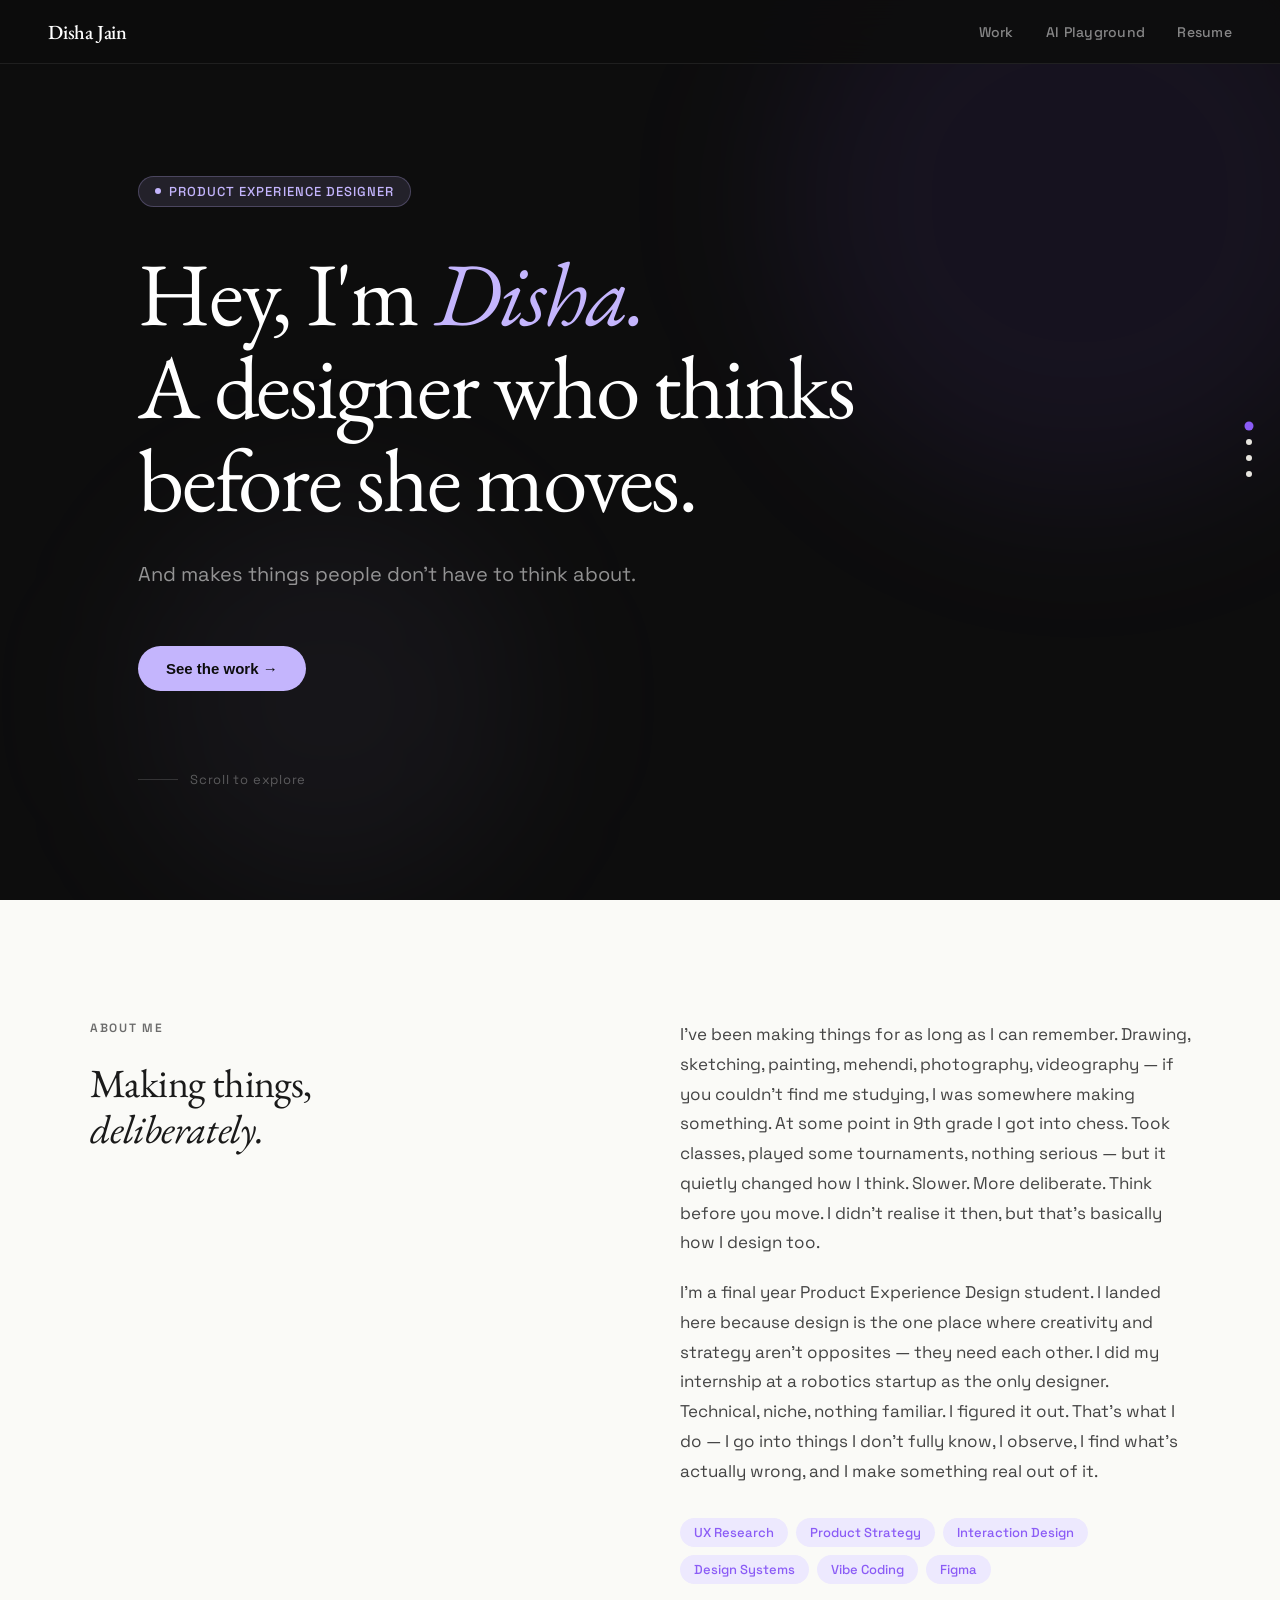
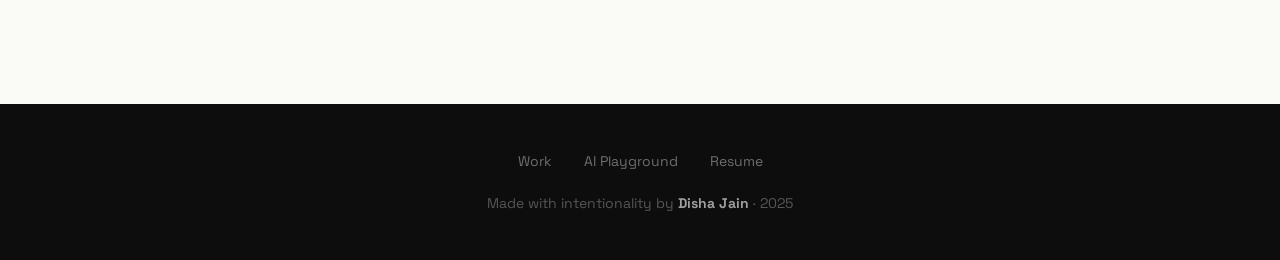
<file: index.html.html>
<!DOCTYPE html>
<html lang="en">
<head>
<meta charset="UTF-8">
<meta name="viewport" content="width=device-width, initial-scale=1.0">
<title>Disha Jain — Product Experience Designer</title>
<link rel="preconnect" href="https://fonts.googleapis.com">
<link href="https://fonts.googleapis.com/css2?family=EB+Garamond:ital,wght@0,400;0,500;0,600;1,400;1,500&family=Space+Grotesk:wght@300;400;500;600;700&display=swap" rel="stylesheet">
<style>
  :root {
    --cream: #FAFAF7;
    --dark: #0D0D0D;
    --ink: #1A1A1A;
    --purple: #C4B5FD;
    --purple-deep: #8B5CF6;
    --purple-soft: #EDE9FE;
    --grey: #6B6B6B;
    --border: #E8E6E0;
    --card-hover-shadow: 0 16px 48px rgba(0,0,0,0.10);
  }
  *, *::before, *::after { box-sizing: border-box; margin: 0; padding: 0; }
  html { scroll-behavior: smooth; }
  body {
    font-family: 'Space Grotesk', sans-serif;
    background: var(--cream);
    color: var(--ink);
    overflow-x: hidden;
  }

  /* ─── NAV ─── */
  nav {
    position: fixed; top: 0; left: 0; right: 0; z-index: 999;
    display: flex; align-items: center; justify-content: space-between;
    padding: 0 48px;
    height: 64px;
    background: rgba(250,250,247,0.88);
    backdrop-filter: blur(16px);
    border-bottom: 1px solid var(--border);
    transition: background 0.3s;
  }
  nav.dark-nav {
    background: rgba(13,13,13,0.88);
    border-bottom: 1px solid rgba(255,255,255,0.08);
  }
  .nav-name {
    font-family: 'EB Garamond', serif;
    font-size: 20px;
    font-weight: 500;
    letter-spacing: -0.01em;
    cursor: pointer;
    color: var(--ink);
    transition: color 0.3s;
  }
  nav.dark-nav .nav-name { color: #fff; }
  .nav-links { display: flex; gap: 32px; list-style: none; }
  .nav-links a {
    font-size: 14px;
    font-weight: 500;
    letter-spacing: 0.02em;
    text-decoration: none;
    color: var(--grey);
    transition: color 0.2s;
    cursor: pointer;
  }
  nav.dark-nav .nav-links a { color: rgba(255,255,255,0.5); }
  .nav-links a:hover, .nav-links a.active { color: var(--ink); }
  nav.dark-nav .nav-links a:hover, nav.dark-nav .nav-links a.active { color: #fff; }

  /* ─── SIDE DOTS ─── */
  .side-dots {
    position: fixed; right: 28px; top: 50%; transform: translateY(-50%);
    z-index: 998; display: flex; flex-direction: column; gap: 10px;
  }
  .dot {
    width: 6px; height: 6px; border-radius: 50%;
    background: var(--border); cursor: pointer;
    transition: background 0.3s, transform 0.3s;
  }
  .dot.active { background: var(--purple-deep); transform: scale(1.5); }

  /* ─── SECTIONS ─── */
  .page { display: none; }
  .page.active { display: block; }

  /* ─── HERO ─── */
  #hero {
    min-height: 100vh; background: var(--dark);
    display: flex; flex-direction: column;
    padding-top: 64px;
    position: relative; overflow: hidden;
  }
  .hero-grid {
    flex: 1; display: flex; flex-direction: column;
    justify-content: center;
    max-width: 1100px; width: 100%; margin: 0 auto;
    padding: 0 48px;
    padding-top: 80px; padding-bottom: 80px;
  }
  .hero-tag {
    display: inline-flex; align-items: center; gap: 8px;
    background: rgba(196,181,253,0.12);
    border: 1px solid rgba(196,181,253,0.25);
    border-radius: 100px;
    padding: 6px 16px;
    font-size: 13px;
    font-weight: 500;
    letter-spacing: 0.08em;
    text-transform: uppercase;
    color: var(--purple);
    margin-bottom: 40px;
    width: fit-content;
  }
  .hero-tag span { width: 6px; height: 6px; border-radius: 50%; background: var(--purple); display: block; }
  .hero-h1 {
    font-family: 'EB Garamond', serif;
    font-size: clamp(56px, 7vw, 96px);
    font-weight: 400;
    line-height: 1.04;
    letter-spacing: -0.025em;
    color: #fff;
    margin-bottom: 32px;
  }
  .hero-h1 em { font-style: italic; color: var(--purple); }
  .hero-sub {
    font-size: 20px;
    line-height: 1.6;
    color: rgba(255,255,255,0.55);
    max-width: 600px;
    margin-bottom: 56px;
    font-weight: 400;
  }
  .hero-cta {
    display: inline-flex; align-items: center; gap: 10px;
    background: var(--purple);
    color: var(--dark);
    border-radius: 100px;
    padding: 14px 28px;
    font-size: 15px;
    font-weight: 600;
    cursor: pointer;
    border: none;
    transition: background 0.2s, transform 0.2s;
    text-decoration: none;
    width: fit-content;
  }
  .hero-cta:hover { background: #d4c5ff; transform: translateY(-2px); }
  .hero-scroll {
    font-size: 13px;
    color: rgba(255,255,255,0.3);
    letter-spacing: 0.06em;
    margin-top: 80px;
    display: flex; align-items: center; gap: 12px;
  }
  .hero-scroll::before {
    content: ''; display: block;
    width: 40px; height: 1px; background: rgba(255,255,255,0.15);
  }
  /* Hero bg decoration */
  .hero-bg-circle {
    position: absolute; border-radius: 50%;
    filter: blur(80px);
    pointer-events: none;
  }
  .hbc1 { width: 600px; height: 600px; right: -100px; top: -100px; background: rgba(139,92,246,0.08); }
  .hbc2 { width: 400px; height: 400px; left: 10%; bottom: 0; background: rgba(196,181,253,0.05); }

  /* About strip */
  .about-strip {
    background: var(--cream);
    padding: 120px 48px;
  }
  .about-inner { max-width: 1100px; margin: 0 auto; display: grid; grid-template-columns: 1fr 1fr; gap: 80px; align-items: start; }
  .about-label {
    font-size: 12px; font-weight: 600;
    letter-spacing: 0.14em; text-transform: uppercase;
    color: var(--grey); margin-bottom: 24px;
  }
  .about-head {
    font-family: 'EB Garamond', serif;
    font-size: 40px; line-height: 1.15; letter-spacing: -0.015em;
    font-weight: 400; color: var(--ink);
  }
  .about-head em { font-style: italic; }
  .about-body {
    font-size: 17px; line-height: 1.75;
    color: #444; margin-bottom: 20px;
  }
  .about-chips { display: flex; flex-wrap: wrap; gap: 8px; margin-top: 32px; }
  .chip {
    background: var(--purple-soft);
    color: var(--purple-deep);
    border-radius: 100px;
    padding: 6px 14px;
    font-size: 13px;
    font-weight: 500;
  }

  /* ─── WORK PAGE ─── */
  .section-wrap {
    min-height: 100vh;
    padding-top: 64px;
  }
  .section-head {
    padding: 80px 48px 60px;
    max-width: 1100px; margin: 0 auto;
  }
  .section-label {
    font-size: 12px; font-weight: 600;
    letter-spacing: 0.14em; text-transform: uppercase;
    color: var(--grey); margin-bottom: 16px;
    display: block;
  }
  .section-title {
    font-family: 'EB Garamond', serif;
    font-size: clamp(40px, 5vw, 64px);
    font-weight: 400; line-height: 1.1;
    letter-spacing: -0.02em;
    color: var(--ink);
  }
  .section-title em { font-style: italic; }

  /* Cards grid */
  .cards-grid {
    max-width: 1100px; margin: 0 auto;
    padding: 0 48px 120px;
    display: grid;
    grid-template-columns: repeat(2, 1fr);
    gap: 24px;
  }
  .cards-grid.triple { grid-template-columns: repeat(3, 1fr); }

  .card {
    background: #fff;
    border: 1px solid var(--border);
    border-radius: 20px;
    overflow: hidden;
    cursor: pointer;
    transition: transform 0.3s ease, box-shadow 0.3s ease;
  }
  .card:hover { transform: translateY(-5px); box-shadow: var(--card-hover-shadow); }
  .card-cover {
    width: 100%; aspect-ratio: 16/9;
    overflow: hidden; position: relative;
  }
  .card-cover svg { width: 100%; height: 100%; display: block; }
  .card-body { padding: 24px 28px 28px; }
  .card-tag {
    display: inline-block;
    background: var(--purple-soft);
    color: var(--purple-deep);
    border-radius: 100px;
    padding: 4px 12px;
    font-size: 12px;
    font-weight: 600;
    letter-spacing: 0.04em;
    margin-bottom: 12px;
    text-transform: uppercase;
  }
  .card-tag.grey {
    background: #F3F3F0;
    color: var(--grey);
  }
  .card-title {
    font-family: 'EB Garamond', serif;
    font-size: 24px; line-height: 1.25;
    font-weight: 500; letter-spacing: -0.01em;
    color: var(--ink);
    margin-bottom: 10px;
  }
  .card-desc {
    font-size: 15px; line-height: 1.6;
    color: var(--grey);
    margin-bottom: 20px;
  }
  .card-arrow {
    font-size: 14px; font-weight: 600;
    color: var(--purple-deep);
    display: flex; align-items: center; gap: 6px;
  }
  .card-arrow::after { content: '→'; }

  /* ─── CASE STUDY PAGE ─── */
  .cs-page { display: none; min-height: 100vh; padding-top: 64px; }
  .cs-page.open { display: block; }

  .breadcrumb {
    padding: 24px 48px;
    max-width: 1100px; margin: 0 auto;
    display: flex; align-items: center; gap: 12px;
    font-size: 13px; color: var(--grey);
  }
  .breadcrumb span { cursor: pointer; }
  .breadcrumb span:hover { color: var(--ink); }
  .breadcrumb .sep { color: var(--border); }
  .breadcrumb .current { color: var(--ink); font-weight: 500; }

  .cs-hero {
    background: var(--dark);
    padding: 80px 48px 100px;
  }
  .cs-hero-inner { max-width: 1100px; margin: 0 auto; }
  .cs-tag {
    display: inline-flex; align-items: center; gap: 8px;
    background: rgba(196,181,253,0.12);
    border: 1px solid rgba(196,181,253,0.2);
    border-radius: 100px;
    padding: 5px 14px;
    font-size: 12px; font-weight: 600;
    letter-spacing: 0.08em; text-transform: uppercase;
    color: var(--purple);
    margin-bottom: 32px;
    width: fit-content;
  }
  .cs-h1 {
    font-family: 'EB Garamond', serif;
    font-size: clamp(40px, 5vw, 72px);
    font-weight: 400; line-height: 1.08;
    letter-spacing: -0.025em; color: #fff;
    max-width: 800px; margin-bottom: 28px;
  }
  .cs-h1 em { font-style: italic; color: var(--purple); }
  .cs-bluf {
    font-size: 18px; line-height: 1.7;
    color: rgba(255,255,255,0.55);
    max-width: 720px; margin-bottom: 48px;
  }
  .cs-meta {
    display: flex; gap: 48px;
    border-top: 1px solid rgba(255,255,255,0.08);
    padding-top: 32px;
  }
  .cs-meta-item { display: flex; flex-direction: column; gap: 6px; }
  .cs-meta-label { font-size: 12px; color: rgba(255,255,255,0.3); letter-spacing: 0.1em; text-transform: uppercase; }
  .cs-meta-val { font-size: 15px; font-weight: 500; color: rgba(255,255,255,0.8); }

  /* CS body */
  .cs-body {
    max-width: 800px; margin: 0 auto;
    padding: 80px 48px 120px;
  }
  .cs-section { margin-bottom: 72px; }
  .cs-section-num {
    font-size: 12px; font-weight: 600;
    letter-spacing: 0.12em; text-transform: uppercase;
    color: var(--purple-deep); margin-bottom: 16px;
  }
  .cs-section-head {
    font-family: 'EB Garamond', serif;
    font-size: 32px; line-height: 1.2;
    font-weight: 500; letter-spacing: -0.01em;
    color: var(--ink); margin-bottom: 20px;
  }
  .cs-section-head em { font-style: italic; }
  .cs-p {
    font-size: 17px; line-height: 1.78;
    color: #333; margin-bottom: 20px;
  }
  .cs-quote {
    border-left: 3px solid var(--purple);
    padding: 20px 28px;
    margin: 32px 0;
    background: var(--purple-soft);
    border-radius: 0 12px 12px 0;
  }
  .cs-quote p {
    font-family: 'EB Garamond', serif;
    font-size: 22px; line-height: 1.5; font-style: italic;
    color: var(--ink); margin-bottom: 8px;
  }
  .cs-quote cite {
    font-size: 13px; color: var(--grey); font-style: normal;
  }
  .cs-callout-grid {
    display: grid; grid-template-columns: repeat(4, 1fr);
    gap: 16px; margin: 32px 0;
  }
  .cs-callout {
    background: #fff; border: 1px solid var(--border);
    border-radius: 14px; padding: 20px;
    text-align: center;
  }
  .cs-callout-num {
    font-family: 'EB Garamond', serif;
    font-size: 36px; font-weight: 500;
    color: var(--purple-deep); line-height: 1;
    margin-bottom: 8px;
  }
  .cs-callout-label { font-size: 13px; color: var(--grey); line-height: 1.4; }
  .cs-visual {
    border-radius: 16px; overflow: hidden;
    margin: 32px 0;
    border: 1px solid var(--border);
  }
  .cs-visual svg { width: 100%; display: block; }
  .cs-caption {
    font-size: 13px; color: var(--grey);
    text-align: center; margin-top: -20px; margin-bottom: 32px;
    font-style: italic;
  }
  .cs-finding {
    background: #fff; border: 1px solid var(--border);
    border-radius: 14px; padding: 24px 28px;
    margin: 16px 0;
    display: flex; gap: 20px; align-items: flex-start;
  }
  .cs-finding-badge {
    border-radius: 100px; padding: 4px 12px;
    font-size: 12px; font-weight: 700;
    letter-spacing: 0.04em; text-transform: uppercase;
    white-space: nowrap; flex-shrink: 0;
  }
  .badge-catastrophic { background: #FEE2E2; color: #DC2626; }
  .badge-major { background: #FEF3C7; color: #D97706; }
  .badge-minor { background: #DBEAFE; color: #2563EB; }
  .cs-finding-text { font-size: 15px; line-height: 1.6; color: var(--ink); }
  .cs-finding-title { font-weight: 600; margin-bottom: 4px; }

  .cs-next {
    background: var(--dark); border-radius: 20px;
    padding: 48px; margin-top: 80px;
    display: flex; justify-content: space-between; align-items: center;
  }
  .cs-next p { font-size: 13px; color: rgba(255,255,255,0.3); letter-spacing: 0.08em; text-transform: uppercase; margin-bottom: 8px; }
  .cs-next h3 {
    font-family: 'EB Garamond', serif;
    font-size: 28px; color: #fff; font-weight: 400;
  }
  .btn-outline {
    border: 1px solid rgba(255,255,255,0.15);
    background: transparent; color: rgba(255,255,255,0.7);
    border-radius: 100px; padding: 12px 24px;
    font-size: 14px; font-weight: 500;
    cursor: pointer; transition: all 0.2s;
    white-space: nowrap;
  }
  .btn-outline:hover { background: rgba(255,255,255,0.08); color: #fff; }

  /* Concept cards */
  .concept-grid { display: grid; grid-template-columns: repeat(3, 1fr); gap: 16px; margin: 32px 0; }
  .concept-card {
    border: 1px solid var(--border);
    border-radius: 14px; padding: 24px;
    background: #fff;
  }
  .concept-card h4 {
    font-size: 14px; font-weight: 700;
    letter-spacing: 0.04em; text-transform: uppercase;
    color: var(--purple-deep); margin-bottom: 12px;
  }
  .concept-card p { font-size: 14px; line-height: 1.6; color: #444; }

  /* ─── AI PLAYGROUND ─── */
  .playground-section { padding-top: 64px; min-height: 100vh; }

  /* ─── RESUME ─── */
  .resume-section {
    min-height: 100vh; padding-top: 64px;
    background: var(--cream);
  }
  .resume-inner {
    max-width: 900px; margin: 0 auto;
    padding: 80px 48px 120px;
  }
  .resume-row {
    display: flex; gap: 60px; margin-bottom: 56px;
  }
  .resume-col-label {
    width: 180px; flex-shrink: 0;
    font-size: 12px; font-weight: 700;
    letter-spacing: 0.12em; text-transform: uppercase;
    color: var(--grey); padding-top: 4px;
  }
  .resume-col-body { flex: 1; }
  .resume-entry { margin-bottom: 28px; }
  .resume-entry h3 {
    font-size: 17px; font-weight: 600; color: var(--ink);
    margin-bottom: 4px;
  }
  .resume-entry .meta {
    font-size: 14px; color: var(--grey); margin-bottom: 10px;
  }
  .resume-entry ul {
    list-style: none; padding: 0;
  }
  .resume-entry ul li {
    font-size: 15px; line-height: 1.6; color: #444;
    padding-left: 16px; position: relative; margin-bottom: 4px;
  }
  .resume-entry ul li::before {
    content: '–'; position: absolute; left: 0; color: var(--grey);
  }
  .skills-wrap { display: flex; flex-wrap: wrap; gap: 8px; }
  .skill-pill {
    background: #fff;
    border: 1px solid var(--border);
    border-radius: 100px;
    padding: 7px 16px;
    font-size: 14px;
    color: var(--ink);
  }

  /* ─── TRANSITIONS ─── */
  .fade-in { animation: fadeUp 0.5s ease forwards; }
  @keyframes fadeUp {
    from { opacity: 0; transform: translateY(24px); }
    to { opacity: 1; transform: translateY(0); }
  }

  /* ─── FOOTER ─── */
  footer {
    background: var(--dark);
    padding: 48px;
    text-align: center;
  }
  footer p {
    font-size: 14px; color: rgba(255,255,255,0.3);
  }
  footer strong { color: rgba(255,255,255,0.6); }
  .footer-links { display: flex; justify-content: center; gap: 32px; margin-bottom: 24px; }
  .footer-links a {
    font-size: 14px; color: rgba(255,255,255,0.4);
    text-decoration: none; transition: color 0.2s;
  }
  .footer-links a:hover { color: var(--purple); }

  /* ─── RESPONSIVE ─── */
  @media (max-width: 900px) {
    nav { padding: 0 24px; }
    .cards-grid, .cards-grid.triple { grid-template-columns: 1fr; }
    .about-inner { grid-template-columns: 1fr; gap: 40px; }
    .cs-meta { flex-wrap: wrap; gap: 24px; }
    .cs-callout-grid { grid-template-columns: repeat(2, 1fr); }
    .concept-grid { grid-template-columns: 1fr; }
    .breadcrumb, .section-head, .cs-body, .cs-hero, .cards-grid, .resume-inner { padding-left: 24px; padding-right: 24px; }
    .cs-next { flex-direction: column; gap: 24px; }
    .resume-row { flex-direction: column; gap: 16px; }
    .resume-col-label { width: auto; }
    .side-dots { display: none; }
    .hero-grid { padding: 0 24px; padding-top: 60px; }
    .about-strip { padding: 80px 24px; }
  }
</style>
</head>
<body>

<!-- ─── NAV ─── -->
<nav id="main-nav" class="dark-nav">
  <div class="nav-name" onclick="goHome()">Disha Jain</div>
  <ul class="nav-links">
    <li><a onclick="showPage('work')" id="nav-work">Work</a></li>
    <li><a onclick="showPage('playground')" id="nav-playground">AI Playground</a></li>
    <li><a onclick="showPage('resume')" id="nav-resume">Resume</a></li>
  </ul>
</nav>

<!-- ─── SIDE DOTS ─── -->
<div class="side-dots" id="side-dots"></div>

<!-- ══════════════════════════════════ HOME PAGE ══════════════════════════════════ -->
<div id="page-home" class="page active">
  <!-- Hero -->
  <section id="hero">
    <div class="hero-bg-circle hbc1"></div>
    <div class="hero-bg-circle hbc2"></div>
    <div class="hero-grid fade-in">
      <div class="hero-tag"><span></span>Product Experience Designer</div>
      <h1 class="hero-h1">Hey, I'm <em>Disha.</em><br>A designer who thinks<br>before she moves.</h1>
      <p class="hero-sub">And makes things people don't have to think about.</p>
      <button class="hero-cta" onclick="showPage('work')">See the work →</button>
      <div class="hero-scroll">Scroll to explore</div>
    </div>
  </section>

  <!-- About -->
  <section class="about-strip" id="about">
    <div class="about-inner">
      <div>
        <div class="about-label">About me</div>
        <h2 class="about-head">Making things,<br><em>deliberately.</em></h2>
      </div>
      <div>
        <p class="about-body">
          I've been making things for as long as I can remember. Drawing, sketching, painting, mehendi, photography, videography — if you couldn't find me studying, I was somewhere making something. At some point in 9th grade I got into chess. Took classes, played some tournaments, nothing serious — but it quietly changed how I think. Slower. More deliberate. Think before you move. I didn't realise it then, but that's basically how I design too.
        </p>
        <p class="about-body">
          I'm a final year Product Experience Design student. I landed here because design is the one place where creativity and strategy aren't opposites — they need each other. I did my internship at a robotics startup as the only designer. Technical, niche, nothing familiar. I figured it out. That's what I do — I go into things I don't fully know, I observe, I find what's actually wrong, and I make something real out of it.
        </p>
        <div class="about-chips">
          <span class="chip">UX Research</span>
          <span class="chip">Product Strategy</span>
          <span class="chip">Interaction Design</span>
          <span class="chip">Design Systems</span>
          <span class="chip">Vibe Coding</span>
          <span class="chip">Figma</span>
        </div>
      </div>
    </div>
  </section>

  <footer>
    <div class="footer-links">
      <a onclick="showPage('work')">Work</a>
      <a onclick="showPage('playground')">AI Playground</a>
      <a onclick="showPage('resume')">Resume</a>
    </div>
    <p>Made with intentionality by <strong>Disha Jain</strong> · 2025</p>
  </footer>
</div>

<!-- ══════════════════════════════════ WORK PAGE ══════════════════════════════════ -->
<div id="page-work" class="page">
  <!-- Case Study Index -->
  <div id="cs-index">
    <div class="section-wrap">
      <div class="section-head fade-in">
        <span class="section-label">Selected Work</span>
        <h2 class="section-title">Case <em>Studies</em></h2>
      </div>
      <div class="cards-grid fade-in">

        <!-- CS1 -->
        <div class="card" onclick="openCS('cs1')">
          <div class="card-cover">
            <svg viewBox="0 0 640 360" fill="none" xmlns="http://www.w3.org/2000/svg">
              <rect width="640" height="360" fill="#0D0D0D"/>
              <rect x="60" y="60" width="520" height="240" rx="12" fill="#181818" stroke="#2a2a2a" stroke-width="1"/>
              <!-- robot arm illustration -->
              <circle cx="200" cy="200" r="40" fill="#1e1e1e" stroke="#333" stroke-width="2"/>
              <rect x="190" y="120" width="20" height="80" rx="10" fill="#C4B5FD" opacity="0.7"/>
              <circle cx="200" cy="200" r="12" fill="#C4B5FD"/>
              <!-- audit annotations -->
              <circle cx="340" cy="140" r="12" fill="#EF4444" opacity="0.9"/>
              <text x="337" y="145" font-family="'Space Grotesk', sans-serif" font-size="11" fill="white" font-weight="700">1</text>
              <circle cx="420" cy="190" r="12" fill="#EF4444" opacity="0.9"/>
              <text x="417" y="195" font-family="'Space Grotesk', sans-serif" font-size="11" fill="white" font-weight="700">2</text>
              <circle cx="370" cy="240" r="12" fill="#F59E0B" opacity="0.9"/>
              <text x="367" y="245" font-family="'Space Grotesk', sans-serif" font-size="11" fill="white" font-weight="700">3</text>
              <!-- severity bars -->
              <rect x="460" y="120" width="80" height="10" rx="5" fill="#3a3a3a"/>
              <rect x="460" y="120" width="70" height="10" rx="5" fill="#EF4444" opacity="0.8"/>
              <rect x="460" y="138" width="80" height="10" rx="5" fill="#3a3a3a"/>
              <rect x="460" y="138" width="45" height="10" rx="5" fill="#F59E0B" opacity="0.8"/>
              <rect x="460" y="156" width="80" height="10" rx="5" fill="#3a3a3a"/>
              <rect x="460" y="156" width="20" height="10" rx="5" fill="#22C55E" opacity="0.8"/>
              <!-- label -->
              <rect x="80" y="280" width="160" height="6" rx="3" fill="#2a2a2a"/>
              <rect x="80" y="292" width="100" height="6" rx="3" fill="#2a2a2a"/>
              <!-- purple accent pill -->
              <rect x="440" y="278" width="120" height="28" rx="14" fill="rgba(196,181,253,0.12)" stroke="rgba(196,181,253,0.3)" stroke-width="1"/>
              <text x="500" y="296" font-family="'Space Grotesk', sans-serif" font-size="11" fill="#C4B5FD" text-anchor="middle" font-weight="600">AUDIT</text>
            </svg>
          </div>
          <div class="card-body">
            <div class="card-tag">UX Research · Heuristic Audit</div>
            <h3 class="card-title">NextUp Robotics — Heuristic Audit</h3>
            <p class="card-desc">26 findings. 96% failed. Before redesigning anything, I needed to know what was actually broken.</p>
            <div class="card-arrow">Read case study</div>
          </div>
        </div>

        <!-- CS2 -->
        <div class="card" onclick="openCS('cs2')">
          <div class="card-cover">
            <svg viewBox="0 0 640 360" fill="none" xmlns="http://www.w3.org/2000/svg">
              <rect width="640" height="360" fill="#F5F0FF"/>
              <!-- flow diagram -->
              <rect x="60" y="150" width="100" height="50" rx="10" fill="#8B5CF6" opacity="0.15" stroke="#8B5CF6" stroke-width="1.5"/>
              <text x="110" y="178" font-family="'Space Grotesk', sans-serif" font-size="12" fill="#8B5CF6" text-anchor="middle" font-weight="600">Points</text>
              <rect x="210" y="150" width="100" height="50" rx="10" fill="#8B5CF6" opacity="0.25" stroke="#8B5CF6" stroke-width="1.5"/>
              <text x="260" y="178" font-family="'Space Grotesk', sans-serif" font-size="12" fill="#5B21B6" text-anchor="middle" font-weight="600">Paths</text>
              <rect x="360" y="150" width="100" height="50" rx="10" fill="#8B5CF6" opacity="0.5" stroke="#8B5CF6" stroke-width="1.5"/>
              <text x="410" y="178" font-family="'Space Grotesk', sans-serif" font-size="12" fill="#3730A3" text-anchor="middle" font-weight="700">Sequences</text>
              <rect x="510" y="150" width="100" height="50" rx="10" fill="#8B5CF6" stroke="#8B5CF6" stroke-width="1.5"/>
              <text x="560" y="178" font-family="'Space Grotesk', sans-serif" font-size="12" fill="white" text-anchor="middle" font-weight="700">BT</text>
              <!-- arrows -->
              <path d="M160 175 L210 175" stroke="#8B5CF6" stroke-width="2" stroke-dasharray="4 3"/>
              <path d="M310 175 L360 175" stroke="#8B5CF6" stroke-width="2" stroke-dasharray="4 3"/>
              <path d="M460 175 L510 175" stroke="#8B5CF6" stroke-width="2"/>
              <polygon points="507,170 517,175 507,180" fill="#8B5CF6"/>
              <!-- drag illustration -->
              <rect x="210" y="240" width="70" height="32" rx="8" fill="#C4B5FD" opacity="0.5"/>
              <text x="245" y="260" font-family="'Space Grotesk', sans-serif" font-size="11" fill="#5B21B6" text-anchor="middle" font-weight="500">path_01</text>
              <path d="M280 256 L310 230" stroke="#8B5CF6" stroke-width="1.5" stroke-dasharray="3 3"/>
              <!-- label top -->
              <text x="320" y="80" font-family="'EB Garamond', serif" font-size="28" fill="#1A1A1A" text-anchor="middle" font-style="italic">Sequence Redesign</text>
            </svg>
          </div>
          <div class="card-body">
            <div class="card-tag">Feature Redesign · Interaction Design</div>
            <h3 class="card-title">Sequence Feature Redesign — Path Making UI</h3>
            <p class="card-desc">A feature nobody used. Three concepts later, a deployment engineer asked to test it on a real robot.</p>
            <div class="card-arrow">Read case study</div>
          </div>
        </div>

        <!-- CS3 -->
        <div class="card" onclick="openCS('cs3')">
          <div class="card-cover">
            <svg viewBox="0 0 640 360" fill="none" xmlns="http://www.w3.org/2000/svg">
              <rect width="640" height="360" fill="#0D1A2A"/>
              <!-- map-like grid -->
              <g opacity="0.15">
                <line x1="0" y1="90" x2="640" y2="90" stroke="#4ADE80" stroke-width="0.5"/>
                <line x1="0" y1="180" x2="640" y2="180" stroke="#4ADE80" stroke-width="0.5"/>
                <line x1="0" y1="270" x2="640" y2="270" stroke="#4ADE80" stroke-width="0.5"/>
                <line x1="160" y1="0" x2="160" y2="360" stroke="#4ADE80" stroke-width="0.5"/>
                <line x1="320" y1="0" x2="320" y2="360" stroke="#4ADE80" stroke-width="0.5"/>
                <line x1="480" y1="0" x2="480" y2="360" stroke="#4ADE80" stroke-width="0.5"/>
              </g>
              <!-- location pins -->
              <circle cx="220" cy="150" r="8" fill="#4ADE80" opacity="0.9"/>
              <circle cx="220" cy="150" r="16" fill="#4ADE80" opacity="0.2"/>
              <circle cx="380" cy="200" r="8" fill="#C4B5FD" opacity="0.9"/>
              <circle cx="380" cy="200" r="16" fill="#C4B5FD" opacity="0.2"/>
              <circle cx="500" cy="120" r="8" fill="#4ADE80" opacity="0.6"/>
              <circle cx="140" cy="250" r="8" fill="#C4B5FD" opacity="0.6"/>
              <!-- route -->
              <path d="M140 250 Q220 200 220 150 Q300 120 380 200 Q440 250 500 120" stroke="#4ADE80" stroke-width="2" stroke-dasharray="5 4" opacity="0.6" fill="none"/>
              <!-- phone mockup -->
              <rect x="260" y="220" width="120" height="120" rx="12" fill="#111" stroke="#333" stroke-width="1"/>
              <rect x="270" y="235" width="100" height="70" rx="6" fill="#1a2a1a"/>
              <rect x="275" y="240" width="90" height="60" rx="4" fill="#0d1a0d" opacity="0.8"/>
              <!-- phone content -->
              <circle cx="295" cy="258" r="4" fill="#4ADE80" opacity="0.8"/>
              <rect x="303" y="254" width="50" height="4" rx="2" fill="#333"/>
              <rect x="303" y="262" width="35" height="3" rx="1.5" fill="#2a2a2a"/>
              <!-- QUEST label -->
              <text x="320" y="92" font-family="'Space Grotesk', sans-serif" font-size="36" fill="#4ADE80" text-anchor="middle" font-weight="700" opacity="0.9" letter-spacing="-1">QUEST</text>
              <text x="320" y="110" font-family="'Space Grotesk', sans-serif" font-size="11" fill="rgba(255,255,255,0.3)" text-anchor="middle" letter-spacing="3">TRAVEL · DISCOVER · TRUST</text>
            </svg>
          </div>
          <div class="card-body">
            <div class="card-tag">0→1 Product · Academic</div>
            <h3 class="card-title">QUEST — Travel App for Authentic Discovery</h3>
            <p class="card-desc">The problem wasn't money. It was trust. 20 interviews and 150+ ideas led to one clear direction.</p>
            <div class="card-arrow">Read case study</div>
          </div>
        </div>

      </div>
    </div>
    <footer>
      <div class="footer-links">
        <a onclick="showPage('playground')">AI Playground</a>
        <a onclick="showPage('resume')">Resume</a>
      </div>
      <p>Made with intentionality by <strong>Disha Jain</strong> · 2025</p>
    </footer>
  </div>

  <!-- ═══ CASE STUDY 1 ═══ -->
  <div id="cs1" class="cs-page">
    <div class="breadcrumb">
      <span onclick="closeCS()">Work</span>
      <span class="sep">/</span>
      <span class="current">Heuristic Audit — NextUp Robotics</span>
    </div>

    <div class="cs-hero">
      <div class="cs-hero-inner">
        <div class="cs-tag">UX Research · Heuristic Audit</div>
        <h1 class="cs-h1">Before I could redesign anything, I needed to know what was<br><em>actually broken.</em></h1>
        <p class="cs-bluf">I joined NextUp Robotics as the sole UI/UX design intern. The robot control software had been built module by module by the development team — functional, but without any UX design process behind it. So before touching any designs, I ran a heuristic audit. 26 findings. 96% failed. The three biggest problems pointed directly at what needed to be fixed first.</p>
        <div class="cs-meta">
          <div class="cs-meta-item"><span class="cs-meta-label">Role</span><span class="cs-meta-val">Sole UI/UX Designer</span></div>
          <div class="cs-meta-item"><span class="cs-meta-label">Context</span><span class="cs-meta-val">NextUp Robotics Internship</span></div>
          <div class="cs-meta-item"><span class="cs-meta-label">Method</span><span class="cs-meta-val">Nielsen 10 Heuristics</span></div>
          <div class="cs-meta-item"><span class="cs-meta-label">Output</span><span class="cs-meta-val">26 Findings, 3 Redesigns</span></div>
        </div>
      </div>
    </div>

    <div class="cs-body fade-in">

      <div class="cs-section">
        <div class="cs-section-num">Section 01</div>
        <h2 class="cs-section-head">The software existed. It worked.<br><em>Nobody had designed it.</em></h2>
        <p class="cs-p">NextUp Robotics builds robotic arms for production automation. By the time I joined, they had a working software — six modules, each handling a different part of programming the robot.</p>
        <p class="cs-p">Three of those modules are where operators spend almost all of their time. These are the ones used repeatedly — where the back-and-forth errors live, and where the cognitive load compounds across a deployment session. Each module was built separately, by developers, one at a time. Each worked on its own. But they were not designed to work together. No consistent patterns, no shared feedback model, no workflow logic connecting the pages.</p>
        <p class="cs-p">Nobody had looked at the full picture. That was the starting point.</p>
      </div>

      <div class="cs-section">
        <div class="cs-section-num">Section 02</div>
        <h2 class="cs-section-head">The software had a clean path.<br><em>Deployment did not follow it.</em></h2>
        <p class="cs-p">On paper, the workflow was linear. Define points. Build paths. Test. Assemble the routine. Run it.</p>
        <p class="cs-p">In practice, operators were constantly going back. A path would fail and they would return to points. A button would be disabled with no explanation. A sync would be off and they would only realise three steps later. The software was built for things going right. Deployment assumed they would not.</p>

        <!-- Flow diagram SVG -->
        <div class="cs-visual">
          <svg viewBox="0 0 720 200" fill="none" xmlns="http://www.w3.org/2000/svg">
            <rect width="720" height="200" fill="#FAFAF7"/>
            <!-- Linear flow (top) -->
            <text x="36" y="50" font-family="'Space Grotesk', sans-serif" font-size="11" fill="#6B6B6B" font-weight="600" letter-spacing="1">EXPECTED</text>
            <rect x="36" y="60" width="80" height="36" rx="8" fill="#EDE9FE" stroke="#C4B5FD" stroke-width="1.5"/>
            <text x="76" y="82" font-family="'Space Grotesk', sans-serif" font-size="12" fill="#5B21B6" text-anchor="middle">Points</text>
            <path d="M116 78 L146 78" stroke="#C4B5FD" stroke-width="2"/><polygon points="143,73 153,78 143,83" fill="#C4B5FD"/>
            <rect x="153" y="60" width="80" height="36" rx="8" fill="#EDE9FE" stroke="#C4B5FD" stroke-width="1.5"/>
            <text x="193" y="82" font-family="'Space Grotesk', sans-serif" font-size="12" fill="#5B21B6" text-anchor="middle">Paths</text>
            <path d="M233 78 L263 78" stroke="#C4B5FD" stroke-width="2"/><polygon points="260,73 270,78 260,83" fill="#C4B5FD"/>
            <rect x="270" y="60" width="80" height="36" rx="8" fill="#EDE9FE" stroke="#C4B5FD" stroke-width="1.5"/>
            <text x="310" y="82" font-family="'Space Grotesk', sans-serif" font-size="12" fill="#5B21B6" text-anchor="middle">Test</text>
            <path d="M350 78 L380 78" stroke="#C4B5FD" stroke-width="2"/><polygon points="377,73 387,78 377,83" fill="#C4B5FD"/>
            <rect x="387" y="60" width="80" height="36" rx="8" fill="#8B5CF6" stroke="#8B5CF6" stroke-width="1.5"/>
            <text x="427" y="82" font-family="'Space Grotesk', sans-serif" font-size="12" fill="#fff" text-anchor="middle">Run</text>

            <!-- Reality flow (bottom) -->
            <text x="36" y="130" font-family="'Space Grotesk', sans-serif" font-size="11" fill="#6B6B6B" font-weight="600" letter-spacing="1">REALITY</text>
            <rect x="36" y="140" width="80" height="36" rx="8" fill="#FEE2E2" stroke="#FCA5A5" stroke-width="1.5"/>
            <text x="76" y="162" font-family="'Space Grotesk', sans-serif" font-size="12" fill="#DC2626" text-anchor="middle">Points</text>
            <path d="M116 158 L146 158" stroke="#EF4444" stroke-width="2"/><polygon points="143,153 153,158 143,163" fill="#EF4444"/>
            <rect x="153" y="140" width="80" height="36" rx="8" fill="#FEE2E2" stroke="#FCA5A5" stroke-width="1.5"/>
            <text x="193" y="162" font-family="'Space Grotesk', sans-serif" font-size="12" fill="#DC2626" text-anchor="middle">Paths</text>
            <!-- back arrow -->
            <path d="M193 140 Q193 110 76 110 Q76 140 76 140" stroke="#EF4444" stroke-width="1.5" stroke-dasharray="4 3" fill="none"/>
            <polygon points="73,137 76,147 79,137" fill="#EF4444"/>
            <path d="M233 158 L263 158" stroke="#EF4444" stroke-width="2"/><polygon points="260,153 270,158 260,163" fill="#EF4444"/>
            <rect x="270" y="140" width="80" height="36" rx="8" fill="#FEE2E2" stroke="#FCA5A5" stroke-width="1.5"/>
            <text x="310" y="162" font-family="'Space Grotesk', sans-serif" font-size="12" fill="#DC2626" text-anchor="middle">Test</text>
            <path d="M310 140 Q310 110 193 110" stroke="#EF4444" stroke-width="1.5" stroke-dasharray="4 3" fill="none"/>
          </svg>
        </div>
        <p class="cs-caption">Left: how the software expected operators to work. Right: how deployment actually went.</p>
      </div>

      <div class="cs-section">
        <div class="cs-section-num">Section 03</div>
        <h2 class="cs-section-head">The deployment engineers<br><em>said it plainly.</em></h2>
        <p class="cs-p">The people using this software were the deployment team — engineers on-site, programming the robot at client locations. Not newcomers to technical work. But the software was demanding in a way that had nothing to do with technical complexity.</p>
        <div class="cs-quote">
          <p>"Bahot dimaag lagana padta hai poora."</p>
          <cite>Shivam, Deployment Engineer — "You have to use your entire brain for it."</cite>
        </div>
        <div class="cs-quote">
          <p>"Full concentration lagana padta hai — kya karna hai, kaise karna hai."</p>
          <cite>Adnan Alvi, Robotics Software Engineer — "Full concentration on what to do, how to do it."</cite>
        </div>
        <p class="cs-p">When the people who know the product best still find it cognitively demanding, that is worth looking into. That is what the audit was for.</p>
      </div>

      <div class="cs-section">
        <div class="cs-section-num">Section 04</div>
        <h2 class="cs-section-head">The audit</h2>
        <p class="cs-p">I used Nielsen's 10 usability heuristics as the evaluation framework and ran it across the 3 core modules. Each observation was rated on the severity scale from cosmetic to catastrophic. Before starting, I had already spoken with the development team — they explained what was intentional, what was a known limitation, and what they had not thought about.</p>
        <div class="cs-callout-grid">
          <div class="cs-callout"><div class="cs-callout-num">26</div><div class="cs-callout-label">Total findings</div></div>
          <div class="cs-callout"><div class="cs-callout-num">96%</div><div class="cs-callout-label">Failure rate</div></div>
          <div class="cs-callout"><div class="cs-callout-num">54%</div><div class="cs-callout-label">Rated major</div></div>
          <div class="cs-callout"><div class="cs-callout-num">0%</div><div class="cs-callout-label">Rated "no problem"</div></div>
        </div>
        <p class="cs-p">That last number matters. "No problem" means the evaluator saw something and decided it was not actually an issue. I did not make that call once across 26 observations.</p>
      </div>

      <div class="cs-section">
        <div class="cs-section-num">Section 05</div>
        <h2 class="cs-section-head">The violations were not random.<br><em>They were concentrated in one place.</em></h2>
        <p class="cs-p">One heuristic stands out: Visibility of System Status. Nine violations. More than any other. In plain terms: the system was not telling operators what was happening. Buttons were disabled without explanation. States looked normal when they were not. The most critical step before running the robot had almost no visible feedback.</p>
        <!-- Heuristic heatmap -->
        <div class="cs-visual">
          <svg viewBox="0 0 700 280" fill="none" xmlns="http://www.w3.org/2000/svg">
            <rect width="700" height="280" fill="#fff"/>
            <text x="30" y="28" font-family="'Space Grotesk', sans-serif" font-size="12" fill="#6B6B6B" font-weight="600" letter-spacing="1">HEURISTIC VIOLATIONS</text>
            <!-- bars -->
            <g font-family="'Space Grotesk', sans-serif" font-size="12" fill="#1A1A1A">
              <!-- H1: visibility -->
              <rect x="220" y="44" width="390" height="20" rx="4" fill="#EDE9FE"/>
              <rect x="220" y="44" width="390" height="20" rx="4" fill="#8B5CF6"/>
              <text x="30" y="59" font-size="11" fill="#444">1. Visibility of System Status</text>
              <text x="618" y="59" font-size="11" fill="#5B21B6" font-weight="700">9</text>
              <!-- H5 -->
              <rect x="220" y="72" width="217" height="20" rx="4" fill="#C4B5FD"/>
              <text x="30" y="87" font-size="11" fill="#444">5. Error Prevention</text>
              <text x="445" y="87" font-size="11" fill="#5B21B6" font-weight="600">5</text>
              <!-- H6 -->
              <rect x="220" y="100" width="174" height="20" rx="4" fill="#DDD6FE"/>
              <text x="30" y="115" font-size="11" fill="#444">6. Recognition vs. Recall</text>
              <text x="402" y="115" font-size="11" fill="#7C3AED">4</text>
              <!-- H3 -->
              <rect x="220" y="128" width="130" height="20" rx="4" fill="#EDE9FE"/>
              <text x="30" y="143" font-size="11" fill="#444">3. User Control & Freedom</text>
              <text x="358" y="143" font-size="11" fill="#7C3AED">3</text>
              <!-- H9 -->
              <rect x="220" y="156" width="87" height="20" rx="4" fill="#F3F0FF"/>
              <text x="30" y="171" font-size="11" fill="#444">9. Help Users Recognize Errors</text>
              <text x="315" y="171" font-size="11" fill="#9CA3AF">2</text>
              <!-- H2 -->
              <rect x="220" y="184" width="87" height="20" rx="4" fill="#F3F0FF"/>
              <text x="30" y="199" font-size="11" fill="#444">2. Match System & Real World</text>
              <text x="315" y="199" font-size="11" fill="#9CA3AF">2</text>
              <!-- H7 -->
              <rect x="220" y="212" width="43" height="20" rx="4" fill="#F5F3FF"/>
              <text x="30" y="227" font-size="11" fill="#444">7. Flexibility & Efficiency</text>
              <text x="271" y="227" font-size="11" fill="#9CA3AF">1</text>
              <!-- No violations note -->
              <text x="30" y="258" font-size="11" fill="#D1D5DB">Heuristics 4, 8, 10 — No violations found</text>
            </g>
          </svg>
        </div>
        <p class="cs-caption">9 violations on a single heuristic is not bad luck. It's a design assumption that turned out to be wrong.</p>
      </div>

      <div class="cs-section">
        <div class="cs-section-num">Section 06</div>
        <h2 class="cs-section-head">Three findings that changed<br><em>what we worked on next.</em></h2>

        <div class="cs-finding">
          <span class="cs-finding-badge badge-catastrophic">Catastrophic</span>
          <div class="cs-finding-text">
            <div class="cs-finding-title">File Management — Expected behaviour didn't exist</div>
            The file system did not match how any software operator expects files to work. To edit a file, you could not open and edit it. You had to choose a backup version, write a new filename, create a new file, and edit that. Every single time. Not a learning curve that gets easier. Resets with every new person on the team.
          </div>
        </div>

        <div class="cs-finding">
          <span class="cs-finding-badge badge-catastrophic">Catastrophic</span>
          <div class="cs-finding-text">
            <div class="cs-finding-title">Sequence Feature — Incomplete, but invisible</div>
            A sequence feature was visible in the UI. It had buttons, it had an interface. But the flow behind it was not built yet. Nothing communicated it was incomplete. Operators could spend time on it assuming it worked and only find out it did not during deployment.
          </div>
        </div>

        <div class="cs-finding">
          <span class="cs-finding-badge badge-major">Major</span>
          <div class="cs-finding-text">
            <div class="cs-finding-title">Status & Process Feedback — Across all three modules</div>
            Disabled buttons with no explanation. Sync status that operators had to track manually. Motion planning validation — the last check before the robot executes — displayed only through a small colour indicator. The system had information operators needed. It just did not share it.
          </div>
        </div>
      </div>

      <div class="cs-section">
        <div class="cs-section-num">Section 07</div>
        <h2 class="cs-section-head">After the audit, we knew what to fix.<br><em>So we started there.</em></h2>
        <p class="cs-p">Once the findings were documented and presented, the co-founders and I went through the list together. The decision was not mine alone. It was based on what was most damaging and what the team had capacity to address.</p>
        <p class="cs-p">We picked three things: file management, the sequence feature, and the Behavior Tree UI. The smaller issues were not ignored — they were addressed naturally as the team rebuilt these flows. A better file system changes how states work across the product. A proper sequence feature changes how paths connect. The smaller things followed. Each became its own case study. The audit was the starting point.</p>
      </div>

      <div class="cs-section">
        <div class="cs-section-num">Section 08</div>
        <h2 class="cs-section-head">What I'd do differently</h2>
        <p class="cs-p"><strong>More evaluators.</strong> I was the only person running this audit. Solo means solo perspective — there is no one to catch what you missed or flag where your framing is off. The development team was busy so I took interviews with them instead, which helped ground the findings. But it is not the same as a multi-evaluator audit.</p>
        <p class="cs-p"><strong>Sharper framing of individual findings.</strong> Looking back at some entries in the audit sheet, I was still figuring out how to write a finding clearly while doing it. Some say "this is bad" without being specific enough about the consequence. Next audit: think harder about how to write an observation before starting, not during.</p>
        <p class="cs-p"><strong>What the audit actually gave us.</strong> Before the audit, "the software is hard to use" was a feeling. After it, there were specific heuristics, severity ratings, and downstream effects. That is a different conversation with stakeholders. The audit created a shared language for the team to talk about problems — and that made every decision that came after more grounded.</p>
      </div>

      <div class="cs-next">
        <div>
          <p>Next Case Study</p>
          <h3>Sequence Feature Redesign →</h3>
        </div>
        <button class="btn-outline" onclick="openCS('cs2')">Read it</button>
      </div>
    </div>
  </div>

  <!-- ═══ CASE STUDY 2 ═══ -->
  <div id="cs2" class="cs-page">
    <div class="breadcrumb">
      <span onclick="closeCS()">Work</span>
      <span class="sep">/</span>
      <span class="current">Sequence Feature Redesign</span>
    </div>

    <div class="cs-hero">
      <div class="cs-hero-inner">
        <div class="cs-tag">Feature Redesign · Interaction Design</div>
        <h1 class="cs-h1">A feature nobody used. Three concepts later, a deployment engineer asked to test it on<br><em>a real robot.</em></h1>
        <p class="cs-bluf">The co-founder knew the sequence feature existed. He also knew nobody was really using it. He asked me to figure out why and make it actually usable. No brief beyond that. What I found was three layers of problems — and what followed was three rounds of design, each solving something the previous one didn't.</p>
        <div class="cs-meta">
          <div class="cs-meta-item"><span class="cs-meta-label">Role</span><span class="cs-meta-val">Sole UI/UX Designer</span></div>
          <div class="cs-meta-item"><span class="cs-meta-label">Type</span><span class="cs-meta-val">Feature Redesign</span></div>
          <div class="cs-meta-item"><span class="cs-meta-label">Duration</span><span class="cs-meta-val">4-month Internship</span></div>
          <div class="cs-meta-item"><span class="cs-meta-label">Testing</span><span class="cs-meta-val">5 Interns + Senior Team</span></div>
        </div>
      </div>
    </div>

    <div class="cs-body fade-in">

      <div class="cs-section">
        <div class="cs-section-num">Section 01</div>
        <h2 class="cs-section-head">The feature context</h2>
        <p class="cs-p">To make a robot do anything useful, operators go through a chain: <strong>Points → Paths → Path Testing → Behavior Tree</strong>. Points are coordinates in 3D space. Paths connect those points — with a movement type, a direction, a plan. Path testing checks if the plan actually works. The behavior tree is where all the logic lives: what runs first, what fails over to what, what loops.</p>
        <p class="cs-p">The sequence feature sits inside this chain. Its job: help operators group paths into sequences so the behavior tree builds itself, rather than having to be assembled from scratch every time. That's the idea. In practice, it wasn't working.</p>
      </div>

      <div class="cs-section">
        <div class="cs-section-num">Section 02</div>
        <h2 class="cs-section-head">Three layers of problems</h2>
        <div class="cs-finding" style="margin-bottom:12px">
          <span class="cs-finding-badge badge-major">Problem 1</span>
          <div class="cs-finding-text">
            <div class="cs-finding-title">Wrong place in the workflow</div>
            Sequencing lived in the Point Making UI. That's too early. At the point-making stage, operators are figuring out individual coordinates. They're not ready to think about how paths relate to each other or what order they should run in. The UI was asking for a sequence-level decision during point-level work.
          </div>
        </div>
        <div class="cs-finding" style="margin-bottom:12px">
          <span class="cs-finding-badge badge-major">Problem 2</span>
          <div class="cs-finding-text">
            <div class="cs-finding-title">One point could only belong to one sequence</div>
            Real robot workflows aren't linear. A single position needs to appear in multiple sequences. The current system made that impossible. One point, one sequence, full stop.
          </div>
        </div>
        <div class="cs-finding">
          <span class="cs-finding-badge badge-major">Problem 3</span>
          <div class="cs-finding-text">
            <div class="cs-finding-title">Auto-generated paths went one way</div>
            Robots need to return to their start position. The system was generating one-directional paths only. Every operator had to manually handle the return path — extra work, every time.
          </div>
        </div>
        <p class="cs-p" style="margin-top:24px">The result: operators weren't using the feature. They were building behavior trees the long way, from scratch, path by path.</p>
      </div>

      <div class="cs-section">
        <div class="cs-section-num">Section 03</div>
        <h2 class="cs-section-head">Three concepts. Three rounds.</h2>
        <div class="concept-grid">
          <div class="concept-card">
            <h4>Concept 1</h4>
            <p>Improve what's there. Semiotic naming, multi-sequence point assignment, two-way paths. Better — but still in the wrong place in the workflow.</p>
          </div>
          <div class="concept-card" style="border-color: var(--purple); background: var(--purple-soft);">
            <h4>Concept 2</h4>
            <p>Move it. Remove sequence feature from Point Making UI. Move to Path Making UI. Drag and drop. Felt right — until two-way paths created behavior tree problems downstream.</p>
          </div>
          <div class="concept-card" style="border-color: #8B5CF6; background: #8B5CF6;">
            <h4 style="color:rgba(255,255,255,0.7)">Concept 3 ✓</h4>
            <p style="color:rgba(255,255,255,0.85)">Remove two-way system entirely. All paths one-way. One sequence = one logical chunk of behavior tree. The constraint became the feature.</p>
          </div>
        </div>
      </div>

      <div class="cs-section">
        <div class="cs-section-num">Section 04</div>
        <h2 class="cs-section-head">The reframe that mattered most</h2>
        <p class="cs-p">The key insight came from watching how operators built behavior trees: they broke the tree into subtrees. One sequence per logical chunk. All paths before a decision point — one sequence. All paths after the decision — separate sequences. That's how they already thought. The software just hadn't matched it.</p>
        <p class="cs-p">So in Concept 3: one sequence = one logical chunk of the robot's flow. You drag points into it. The system creates one-directional paths. When you're done, those sequences can go directly into the behavior tree without reorganization.</p>
        <p class="cs-p">I also folded path testing into the Path Making UI — a button that runs all sequences in one flow. The Path Testing UI had always been a detour. Now it was just part of the process.</p>
        <div class="cs-quote">
          <p>"Moving the feature one step forward in the chain changed everything downstream."</p>
          <cite>Key design insight — the reframe was about workflow placement, not visual design</cite>
        </div>
      </div>

      <div class="cs-section">
        <div class="cs-section-num">Section 05</div>
        <h2 class="cs-section-head">Usability testing</h2>
        <div class="cs-callout-grid">
          <div class="cs-callout"><div class="cs-callout-num">5/5</div><div class="cs-callout-label">Interns completed full workflow</div></div>
          <div class="cs-callout"><div class="cs-callout-num">8 min</div><div class="cs-callout-label">Fastest completion time</div></div>
          <div class="cs-callout"><div class="cs-callout-num">12/15</div><div class="cs-callout-label">Tasks rated "very easy"</div></div>
          <div class="cs-callout"><div class="cs-callout-num">0</div><div class="cs-callout-label">Training given on new system</div></div>
        </div>
        <p class="cs-p">One deployment engineer — who deploys real robots and knows the current software inside out — asked: <em>"Is this actually deployed? Can I run a real robot with this?"</em></p>
        <p class="cs-p">The answer was no — it was a prototype, not connected to the backend yet. But the question was the point. Someone who works in the real system every day looked at this and thought it could be real. The same engineer said it had less cognitive load than the current system.</p>
      </div>

      <div class="cs-section">
        <div class="cs-section-num">Section 06</div>
        <h2 class="cs-section-head">What I learned</h2>
        <p class="cs-p">The reframe that mattered most wasn't visual. It was about placement. Asking operators to think about sequences while they were still making points wasn't a design problem — it was a workflow problem. Moving the feature one step forward in the chain changed everything downstream.</p>
        <p class="cs-p">I also learned something about iteration. Concept 1 solved real problems. Concept 2 solved a problem Concept 1 created. Concept 3 solved a problem Concept 2 created. Each one felt finished at the time. None of them were. The willingness to keep testing against the real flow — not just against the design — is what got to something that actually worked.</p>
        <p class="cs-p">The biggest compliment was the question: <em>"Can I deploy a robot with this?"</em> I didn't set out to make something that felt production-ready. I set out to make something that made sense. Turns out those are the same thing.</p>
      </div>

      <div class="cs-next">
        <div>
          <p>Next Case Study</p>
          <h3>QUEST — Travel App →</h3>
        </div>
        <button class="btn-outline" onclick="openCS('cs3')">Read it</button>
      </div>
    </div>
  </div>

  <!-- ═══ CASE STUDY 3 ═══ -->
  <div id="cs3" class="cs-page">
    <div class="breadcrumb">
      <span onclick="closeCS()">Work</span>
      <span class="sep">/</span>
      <span class="current">QUEST — Travel App</span>
    </div>

    <div class="cs-hero">
      <div class="cs-hero-inner">
        <div class="cs-tag">0→1 Product · Academic Project</div>
        <h1 class="cs-h1">We didn't start with an app.<br><em>We started with a question.</em></h1>
        <p class="cs-bluf">The problem wasn't money. It was trust. 20 in-depth interviews, 150+ ideas, and one clear insight led to QUEST — a travel companion for budget travelers who want authentic local experiences, not curated tourist lists.</p>
        <div class="cs-meta">
          <div class="cs-meta-item"><span class="cs-meta-label">Type</span><span class="cs-meta-val">0→1 Product</span></div>
          <div class="cs-meta-item"><span class="cs-meta-label">Context</span><span class="cs-meta-val">Academic, Group of 3</span></div>
          <div class="cs-meta-item"><span class="cs-meta-label">Phase</span><span class="cs-meta-val">Discovery → Hi-Fi</span></div>
          <div class="cs-meta-item"><span class="cs-meta-label">Research</span><span class="cs-meta-val">20 Interviews</span></div>
        </div>
      </div>
    </div>

    <div class="cs-body fade-in">

      <div class="cs-section">
        <div class="cs-section-num">Section 01</div>
        <h2 class="cs-section-head">20 strangers.<br><em>One conversation at a time.</em></h2>
        <p class="cs-p">We ran 20 in-depth interviews across a wide spread of traveler types — students, working professionals, solo travelers, group travelers, international visitors. Age 21 to 35. From Ahmedabad, Chennai, Delhi, Jodhpur, Bangalore, Lithuania, and Mexico.</p>
        <p class="cs-p">We built empathy maps for every single person. Four quadrants: says, thinks, does, feels. Then we wrote individual pain point summaries before looking for patterns across the group.</p>
        <p class="cs-p">The research was messy in the best way. Nitesh talked about parking eating half his trip budget. Anita never told her parents when she traveled. Utkarsh wanted quiet, misty, anime-like places and felt like no app understood that. Donata got food poisoning in Delhi and completely changed how she ate for the rest of two months. Real people. Real problems. Not 'users.'</p>
        <div class="cs-callout-grid">
          <div class="cs-callout"><div class="cs-callout-num">20</div><div class="cs-callout-label">Interviews conducted</div></div>
          <div class="cs-callout"><div class="cs-callout-num">4</div><div class="cs-callout-label">Empathy maps per person</div></div>
          <div class="cs-callout"><div class="cs-callout-num">3</div><div class="cs-callout-label">Core personas identified</div></div>
          <div class="cs-callout"><div class="cs-callout-num">150+</div><div class="cs-callout-label">Concepts ideated</div></div>
        </div>
      </div>

      <div class="cs-section">
        <div class="cs-section-num">Section 02</div>
        <h2 class="cs-section-head">The problem wasn't money.<br><em>It was trust.</em></h2>
        <p class="cs-p">Across 20 interviews, a pattern emerged that surprised us. People weren't complaining about being broke. They were complaining about not knowing what to believe. Google Maps showed closed restaurants. Instagram bloggers overhyped the same five spots. Apps returned the same curated results regardless of who you were or what you actually wanted.</p>
        <div class="cs-quote">
          <p>"The best experiences happened when I stopped planning and just talked to someone."</p>
          <cite>Interview participant — the insight that changed our direction</cite>
        </div>
        <p class="cs-p">The insight that changed our direction: the problem isn't discovery. It's trustworthy discovery — localized, real, matched to who you are.</p>
      </div>

      <div class="cs-section">
        <div class="cs-section-num">Section 03</div>
        <h2 class="cs-section-head">Three people. <em>One underlying need.</em></h2>
        <div class="concept-grid">
          <div class="concept-card">
            <h4>The Meticulous Planner</h4>
            <p>Builds detailed itineraries in advance. Deep-researches every spot. But arrives at a destination and discovers he's missed all the things that weren't online. Knows how to plan — doesn't know how to discover.</p>
          </div>
          <div class="concept-card">
            <h4>The Spontaneous Explorer</h4>
            <p>Goes where the vibe takes them. Plans at 12am and leaves at 5am. Relies entirely on friends' references and word-of-mouth. Fun trips — but shallow ones. No tool helps them go deeper.</p>
          </div>
          <div class="concept-card">
            <h4>The Conscious Traveler</h4>
            <p>Has dietary restrictions that existing apps don't account for. Travels authentically but always compromising — eating backup snacks or skipping experiences because local food options are uncertain.</p>
          </div>
        </div>
        <p class="cs-p">The common thread: they had the budget, the motivation, and the willingness. What they lacked was a trustworthy, localized guide that understood them as individuals.</p>
      </div>

      <div class="cs-section">
        <div class="cs-section-num">Section 04</div>
        <h2 class="cs-section-head">The HMW</h2>
        <div class="cs-quote">
          <p>"How might we help budget travelers discover authentic local experiences they can actually trust?"</p>
          <cite>Not "build a travel app." Not "improve trip planning." Specific, grounded in research.</cite>
        </div>
        <p class="cs-p">That specificity changed everything about what we designed. We weren't competing with Google Maps or MakeMyTrip. We were filling a gap they weren't trying to fill.</p>
      </div>

      <div class="cs-section">
        <div class="cs-section-num">Section 05</div>
        <h2 class="cs-section-head">We didn't converge fast.<br><em>That was the point.</em></h2>
        <p class="cs-p">We ran Crazy 8s and generated over 150 distinct concepts — everything from gamified rewards for local recommendations, to AI-generated itineraries, to community-based rating systems where locals verify spots, to a language-translation companion designed specifically for rural travel.</p>
        <p class="cs-p">The narrowing happened on a physical board — stickies sorted by theme, marked for feasibility, cross-referenced against persona needs. The brief kept us honest: which of these actually addresses the trust gap? Which requires local knowledge to work?</p>
      </div>

      <div class="cs-section">
        <div class="cs-section-num">Section 06</div>
        <h2 class="cs-section-head">QUEST — find more than destinations.</h2>
        <p class="cs-p">QUEST is a travel companion app designed for budget travelers in India who want authentic local experiences — not curated tourist lists. The core premise: surface real, local, trustworthy information based on who you are and what you're actually looking for. Not what's most popular. Not what's most sponsored. What's most likely to be the right thing for you.</p>
        <p class="cs-p">Key flows we designed: Onboarding (preference setting that personalizes what QUEST surfaces), Home (contextual feed based on location, time of day, and travel style), Map View (explore-mode with local density and filtering), Itinerary Builder (structured planning that still leaves room for spontaneity), Adventure Detail Pages (deep, locally-verified information), and Automated Itinerary (AI-assisted trip planning from stated goals).</p>
        <p class="cs-p">The visual language was deliberate. We chose a high-contrast palette — near-black, sharp lime green, warm cream — because our users were often in outdoor, high-brightness environments. Readability in sunlight mattered.</p>
      </div>

      <div class="cs-section">
        <div class="cs-section-num">Section 07</div>
        <h2 class="cs-section-head">Honest.</h2>
        <p class="cs-p">The research was the strongest part of this project. Twenty interviews, properly synthesized, led to a problem statement that actually held up under pressure. That didn't happen by accident — it took time we almost didn't give it.</p>
        <p class="cs-p">The UI was a learning curve. We were finding our visual language as we went, which means some early screens don't look like the later ones. If I were doing this again, I'd lock the design system before touching hi-fi.</p>
        <p class="cs-p">We also didn't get to test the prototype with real users. We have a complete flow, but no validation loop. That's the honest gap. The next step for QUEST would be a structured usability study — specifically testing the trust layer: do users actually believe the recommendations are locally sourced?</p>
        <p class="cs-p">What this project did teach me: design thinking isn't a process you follow. It's a habit you build. Going from 150 ideas to one coherent product took more discernment than I expected — and I'd get better at it faster the next time.</p>
      </div>

      <div class="cs-next">
        <div>
          <p>Next</p>
          <h3>AI Playground →</h3>
        </div>
        <button class="btn-outline" onclick="showPage('playground')">Explore it</button>
      </div>
    </div>
  </div>
</div>

<!-- ══════════════════════════════════ PLAYGROUND PAGE ══════════════════════════════════ -->
<div id="page-playground" class="page">
  <!-- Playground index -->
  <div id="pg-index">
    <div class="section-wrap playground-section">
      <div class="section-head fade-in">
        <span class="section-label">Experiments in AI-assisted Making</span>
        <h2 class="section-title">AI <em>Playground</em></h2>
      </div>
      <div class="cards-grid triple fade-in">

        <!-- Typo Tool -->
        <div class="card" onclick="openPG('pg1')">
          <div class="card-cover">
            <svg viewBox="0 0 400 225" fill="none" xmlns="http://www.w3.org/2000/svg">
              <rect width="400" height="225" fill="#F8F4FF"/>
              <text x="30" y="90" font-family="'EB Garamond', serif" font-size="52" fill="#1A1A1A" opacity="0.9" letter-spacing="-2">Aa</text>
              <text x="30" y="115" font-family="'Space Grotesk', sans-serif" font-size="14" fill="#8B5CF6" font-weight="600">Space Grotesk</text>
              <rect x="30" y="128" width="200" height="1" fill="#E8E6E0"/>
              <text x="30" y="150" font-family="'Space Grotesk', sans-serif" font-size="11" fill="#6B6B6B" letter-spacing="2">GEOMETRIC · HUMANIST</text>
              <!-- swatches -->
              <rect x="30" y="165" width="32" height="32" rx="6" fill="#1A1A1A"/>
              <rect x="68" y="165" width="32" height="32" rx="6" fill="#8B5CF6"/>
              <rect x="106" y="165" width="32" height="32" rx="6" fill="#C4B5FD"/>
              <rect x="144" y="165" width="32" height="32" rx="6" fill="#FAFAF7" stroke="#E8E6E0" stroke-width="1"/>
              <!-- right side bars -->
              <rect x="290" y="50" width="80" height="8" rx="4" fill="#1A1A1A" opacity="0.8"/>
              <rect x="290" y="66" width="60" height="6" rx="3" fill="#E8E6E0"/>
              <rect x="290" y="80" width="70" height="6" rx="3" fill="#E8E6E0"/>
              <rect x="290" y="100" width="80" height="8" rx="4" fill="#8B5CF6" opacity="0.7"/>
              <rect x="290" y="116" width="55" height="6" rx="3" fill="#EDE9FE"/>
              <rect x="290" y="130" width="65" height="6" rx="3" fill="#EDE9FE"/>
            </svg>
          </div>
          <div class="card-body">
            <div class="card-tag grey">Claude Code · 1 Day</div>
            <h3 class="card-title">Typo Tool</h3>
            <p class="card-desc">A typography playground built with Claude Code — to learn, test, and document type in real UI contexts.</p>
            <div class="card-arrow">View project</div>
          </div>
        </div>

        <!-- Duckie Wallpaper -->
        <div class="card" onclick="openPG('pg2')">
          <div class="card-cover">
            <svg viewBox="0 0 400 225" fill="none" xmlns="http://www.w3.org/2000/svg">
              <rect width="400" height="225" fill="#FFF9E6"/>
              <!-- desktop mockup -->
              <rect x="40" y="40" width="320" height="180" rx="8" fill="#1A1A1A"/>
              <rect x="40" y="40" width="320" height="14" rx="4" fill="#2a2a2a"/>
              <!-- duck 1 -->
              <ellipse cx="100" cy="140" rx="28" ry="22" fill="#FFD60A"/>
              <circle cx="116" cy="128" r="14" fill="#FFD60A"/>
              <ellipse cx="122" cy="126" rx="6" ry="4" fill="#FF9500"/>
              <circle cx="118" cy="124" r="2" fill="#1A1A1A"/>
              <!-- duck 2 -->
              <ellipse cx="200" cy="150" rx="22" ry="17" fill="#34D399"/>
              <circle cx="213" cy="140" r="11" fill="#34D399"/>
              <ellipse cx="218" cy="139" rx="5" ry="3" fill="#059669"/>
              <circle cx="214" cy="137" r="1.5" fill="#1A1A1A"/>
              <!-- duck 3 -->
              <ellipse cx="300" cy="135" rx="25" ry="20" fill="#F472B6"/>
              <circle cx="314" cy="124" r="12" fill="#F472B6"/>
              <ellipse cx="319" cy="123" rx="5" ry="3.5" fill="#EC4899"/>
              <circle cx="315" cy="121" r="1.5" fill="#1A1A1A"/>
              <!-- speech bubble -->
              <rect x="126" y="108" width="80" height="28" rx="8" fill="#fff"/>
              <path d="M140 136 L135 144 L148 136Z" fill="#fff"/>
              <text x="166" y="127" font-family="'Space Grotesk', sans-serif" font-size="10" fill="#1A1A1A" text-anchor="middle">time to shine!</text>
            </svg>
          </div>
          <div class="card-body">
            <div class="card-tag grey">Claude · HTML Animation</div>
            <h3 class="card-title">Duckie Wallpaper (lol)</h3>
            <p class="card-desc">7 ducks, each appearing with a message every 1.5 hours during working hours — and the project that taught me how to actually work with AI.</p>
            <div class="card-arrow">View project</div>
          </div>
        </div>

        <!-- Relight -->
        <div class="card" onclick="openPG('pg3')">
          <div class="card-cover">
            <svg viewBox="0 0 400 225" fill="none" xmlns="http://www.w3.org/2000/svg">
              <rect width="400" height="225" fill="#0D0D0D"/>
              <!-- photo frame -->
              <rect x="40" y="40" width="160" height="145" rx="8" fill="#181818"/>
              <!-- simulated photo with light -->
              <rect x="44" y="44" width="152" height="137" rx="6" fill="#0a1520"/>
              <!-- light glow -->
              <radialGradient id="lg1" cx="50%" cy="30%" r="50%">
                <stop offset="0%" stop-color="#FCD34D" stop-opacity="0.6"/>
                <stop offset="100%" stop-color="transparent"/>
              </radialGradient>
              <rect x="44" y="44" width="152" height="137" rx="6" fill="url(#lg1)"/>
              <!-- light position indicator -->
              <circle cx="116" cy="75" r="8" fill="none" stroke="#FCD34D" stroke-width="1.5"/>
              <circle cx="116" cy="75" r="3" fill="#FCD34D"/>
              <!-- controls panel -->
              <rect x="220" y="40" width="150" height="145" rx="8" fill="#181818"/>
              <text x="235" y="62" font-family="'Space Grotesk', sans-serif" font-size="10" fill="rgba(255,255,255,0.4)" font-weight="600" letter-spacing="1">LIGHT TYPE</text>
              <rect x="235" y="68" width="50" height="22" rx="6" fill="#8B5CF6"/>
              <text x="260" y="83" font-family="'Space Grotesk', sans-serif" font-size="10" fill="#fff" text-anchor="middle">Soft</text>
              <rect x="292" y="68" width="50" height="22" rx="6" fill="#2a2a2a"/>
              <text x="317" y="83" font-family="'Space Grotesk', sans-serif" font-size="10" fill="rgba(255,255,255,0.4)" text-anchor="middle">Spot</text>
              <!-- sliders -->
              <text x="235" y="112" font-family="'Space Grotesk', sans-serif" font-size="10" fill="rgba(255,255,255,0.4)">Intensity</text>
              <rect x="235" y="118" width="120" height="4" rx="2" fill="#2a2a2a"/>
              <rect x="235" y="118" width="80" height="4" rx="2" fill="#8B5CF6"/>
              <circle cx="315" cy="120" r="6" fill="#8B5CF6"/>
              <text x="235" y="142" font-family="'Space Grotesk', sans-serif" font-size="10" fill="rgba(255,255,255,0.4)">Blur</text>
              <rect x="235" y="148" width="120" height="4" rx="2" fill="#2a2a2a"/>
              <rect x="235" y="148" width="55" height="4" rx="2" fill="#6366F1"/>
              <circle cx="290" cy="150" r="6" fill="#6366F1"/>
              <!-- colour swatches -->
              <text x="235" y="172" font-family="'Space Grotesk', sans-serif" font-size="10" fill="rgba(255,255,255,0.4)">Color</text>
              <circle cx="245" cy="183" r="7" fill="#FCD34D"/>
              <circle cx="263" cy="183" r="7" fill="#F472B6"/>
              <circle cx="281" cy="183" r="7" fill="#60A5FA"/>
              <circle cx="299" cy="183" r="7" fill="white" stroke="#2a2a2a" stroke-width="1"/>
            </svg>
          </div>
          <div class="card-body">
            <div class="card-tag grey">Figma AI · Image Editing</div>
            <h3 class="card-title">Relight</h3>
            <p class="card-desc">An image relighting tool built in Figma. Also the experiment that taught me clarity is not something AI can give you.</p>
            <div class="card-arrow">View project</div>
          </div>
        </div>

      </div>
    </div>
    <footer>
      <div class="footer-links">
        <a onclick="showPage('work')">Work</a>
        <a onclick="showPage('resume')">Resume</a>
      </div>
      <p>Made with intentionality by <strong>Disha Jain</strong> · 2025</p>
    </footer>
  </div>

  <!-- ═══ PG 1: Typo Tool ═══ -->
  <div id="pg1" class="cs-page">
    <div class="breadcrumb">
      <span onclick="closePG()">AI Playground</span>
      <span class="sep">/</span>
      <span class="current">Typo Tool</span>
    </div>
    <div class="cs-hero">
      <div class="cs-hero-inner">
        <div class="cs-tag">Claude Code · 1 Day</div>
        <h1 class="cs-h1">A typography playground<br><em>built with AI.</em></h1>
        <p class="cs-bluf">To learn, test, and document type in real UI contexts. Also the project where I learned that building fast doesn't mean building the right thing.</p>
        <div class="cs-meta">
          <div class="cs-meta-item"><span class="cs-meta-label">Built with</span><span class="cs-meta-val">Claude Code</span></div>
          <div class="cs-meta-item"><span class="cs-meta-label">Time</span><span class="cs-meta-val">1 Day</span></div>
          <div class="cs-meta-item"><span class="cs-meta-label">Status</span><span class="cs-meta-val">Shipped, Wrapped</span></div>
          <div class="cs-meta-item"><span class="cs-meta-label">Live</span><span class="cs-meta-val"><a href="https://jaindisha2703-ship-it.github.io/typo-tool/" target="_blank" style="color:var(--purple)">typo-tool ↗</a></span></div>
        </div>
      </div>
    </div>
    <div class="cs-body fade-in">
      <div class="cs-section">
        <h2 class="cs-section-head">It started as documentation.<br><em>It turned into a tool.</em></h2>
        <p class="cs-p">I was learning about typography — trying to understand how typefaces actually behave in real UI, not just in theory. I was going to document my learnings in notes. Then I thought: what if I just built the thing I was trying to document? A space where I could actually test type in different contexts — display, body, UI components — and see how it felt rather than just reading about it. So I built it. One day. Using Claude Code.</p>
      </div>
      <div class="cs-section">
        <h2 class="cs-section-head">What the tool does</h2>
        <p class="cs-p">Test typefaces across different UI contexts — display headings, body copy, labels, UI components. Play with type combinations and see how they hold up in real layouts, not just abstract swatches. Save your explorations and document your thinking — classification (is this geometric, humanist, transitional?), where it could work, what it feels like. There's also a Resources section — links I used while researching, references that shaped how I was thinking about type.</p>
      </div>
      <div class="cs-section">
        <h2 class="cs-section-head">It wasn't the right thing to build.<br><em>That was the point.</em></h2>
        <p class="cs-p">The UI isn't great. The UX isn't a proper MVP. In its current state, it's not particularly useful. I knew this while building it. I shipped it anyway — because the goal was never to build a polished product. It was to understand what AI tools like Claude Code can actually enable. How fast you can go from idea to something real.</p>
        <p class="cs-p">But it also made something clear: I built something that didn't need to exist. I jumped into making without understanding the space, the use case, what already exists. That mistake — and noticing it — was worth more than finishing the tool.</p>
      </div>
      <div class="cs-section">
        <div class="cs-quote">
          <p>"When building becomes easy, thinking becomes the real skill."</p>
          <cite>AI speeds things up. But clarity still matters more than ever — maybe more than before.</cite>
        </div>
        <p class="cs-p">Explore deeply, understand the problem, understand the space, understand what already exists. Then build. I'm taking that forward.</p>
      </div>
    </div>
  </div>

  <!-- ═══ PG 2: Duckie Wallpaper ═══ -->
  <div id="pg2" class="cs-page">
    <div class="breadcrumb">
      <span onclick="closePG()">AI Playground</span>
      <span class="sep">/</span>
      <span class="current">Duckie Wallpaper</span>
    </div>
    <div class="cs-hero">
      <div class="cs-hero-inner">
        <div class="cs-tag">Claude · HTML Animation</div>
        <h1 class="cs-h1">7 ducks. An animated wallpaper.<br><em>And how Claude spiralled.</em></h1>
        <p class="cs-bluf">An animated HTML wallpaper with 7 ducks, built with AI — and the project that taught me how to actually work with it. Claude always finds a way to get the task done. Right way or wrong way — it doesn't matter to it. Making sure it has what it actually needs? That's mine.</p>
        <div class="cs-meta">
          <div class="cs-meta-item"><span class="cs-meta-label">Built with</span><span class="cs-meta-val">Claude</span></div>
          <div class="cs-meta-item"><span class="cs-meta-label">Type</span><span class="cs-meta-val">HTML Animation</span></div>
          <div class="cs-meta-item"><span class="cs-meta-label">Status</span><span class="cs-meta-val">Wrapped (bugs and all)</span></div>
        </div>
      </div>
    </div>
    <div class="cs-body fade-in">
      <div class="cs-section">
        <h2 class="cs-section-head">7 ducks. One every 1.5 hours. All day.</h2>
        <p class="cs-p">I found 7 duck illustrations on Pinterest. Too cute to ignore. Each one pops up during working hours with a small message — every 1.5 hours, one at a time. They cycle through all 7, then restart the next working day. I also had Claude credits left, so I thought: why not.</p>
        <p class="cs-p">I wanted to understand how individual vector elements could be brought together and animated. Could coding and AI actually do that? I didn't know. I wanted to find out. This was also the first time I actually went into the code and changed things myself — not just accepting whatever Claude produced. That part was new.</p>
      </div>
      <div class="cs-section">
        <h2 class="cs-section-head">Claude was spiralling.<br><em>I couldn't see it — until I read the logs.</em></h2>
        <p class="cs-p">I did all the hard work upfront: found the ducks, figured out positions, X to Y coordinates, directions. I thought I'd given Claude everything it needed. But I was prompting badly. The information I gave wasn't in the format Claude could actually use. So it did what it does — it tried to make it work anyway, with whatever it had. It went around and around, using up credits and time, producing things that weren't right. Not because it gave up. Because it never gives up.</p>
        <p class="cs-p">I figured this out by reading the logs. Claude's annotations showed me it was looping — searching for a solution to information that wasn't there. If there were no logs, I would never have caught it. I would have kept waiting, kept spending credits, gotten further from the actual problem.</p>
      </div>
      <div class="cs-section">
        <h2 class="cs-section-head">Key learnings</h2>
        <p class="cs-p"><strong>Read the logs.</strong> They tell you what's actually happening, not what you think is happening.</p>
        <p class="cs-p"><strong>Prompting badly costs more than prompting carefully.</strong> Stop, re-prompt, give better information. It saves time and credits.</p>
        <p class="cs-p"><strong>If you don't know what format the AI needs — ask it.</strong> Ask Claude what information it needs, what sizes, what format. Don't guess and hope.</p>
        <div class="cs-quote">
          <p>"Claude works at full capacity toward whatever goal you give it. It doesn't stop and say the information was wrong."</p>
          <cite>That changes how you prompt. Knowing this is the actual skill.</cite>
        </div>
      </div>
      <div class="cs-section">
        <h2 class="cs-section-head">Desktop looks great. Mobile doesn't. Font didn't export.</h2>
        <p class="cs-p">Credits ran out before I could fix it. I'm okay with that. This was an exploration, not a product.</p>
      </div>
    </div>
  </div>

  <!-- ═══ PG 3: Relight ═══ -->
  <div id="pg3" class="cs-page">
    <div class="breadcrumb">
      <span onclick="closePG()">AI Playground</span>
      <span class="sep">/</span>
      <span class="current">Relight</span>
    </div>
    <div class="cs-hero">
      <div class="cs-hero-inner">
        <div class="cs-tag">Figma AI · Image Editing</div>
        <h1 class="cs-h1">Upload a photo.<br><em>Relight it.</em></h1>
        <p class="cs-bluf">An image relighting tool built in Figma — upload a photo, add light, and see it change. Also the experiment that taught me clarity is not something AI can give you.</p>
        <div class="cs-meta">
          <div class="cs-meta-item"><span class="cs-meta-label">Built with</span><span class="cs-meta-val">Figma (AI-assisted)</span></div>
          <div class="cs-meta-item"><span class="cs-meta-label">Status</span><span class="cs-meta-val">Not fully finished</span></div>
          <div class="cs-meta-item"><span class="cs-meta-label">Live</span><span class="cs-meta-val"><a href="https://sound-visual-23642168.figma.site" target="_blank" style="color:var(--purple)">figma.site ↗</a></span></div>
        </div>
      </div>
    </div>
    <div class="cs-body fade-in">
      <div class="cs-section">
        <h2 class="cs-section-head">The idea is simple.</h2>
        <p class="cs-p">You have a photo you already took, and you want to change how the light feels in it. You upload your image, then you have two things to work with. Basic editing — brightness, contrast, saturation, temperature, shadows — plus a set of presets. And then the main feature: adding light. You choose the light type — spotlight, soft light, or dim light. Pick a colour. Set the intensity, size, and blur. Then drag and drop it exactly where you want it on the image. Hold to compare with the original. Download when you're done.</p>
      </div>
      <div class="cs-section">
        <h2 class="cs-section-head">First time building in Figma.<br><em>Not enough clarity going in.</em></h2>
        <p class="cs-p">This was my first time building something this way in Figma. I wanted to try it — and the idea of simulating and placing light on a photo felt genuinely interesting to me. But I went in without enough clarity about what it should actually be. I had a vague direction: something about relighting. I didn't have a sharp picture of what I was making or who it was really for. So I built something. It worked in parts. It ran out of direction in the middle. And at the end, I looked at it and thought — cool experiment. Wrong thing.</p>
      </div>
      <div class="cs-section">
        <h2 class="cs-section-head">AI can build what you want.<br><em>It can't want it for you.</em></h2>
        <div class="cs-quote">
          <p>"Vagueness in, vagueness out."</p>
          <cite>Clarity is not something the tool brings. That's yours to have before you open anything.</cite>
        </div>
        <p class="cs-p">I also learned about image editing itself — how effects are named, how they stack, what the terminology actually means. I went in not knowing any of this. I came out with a working vocabulary for it. And I kept doing something I've started doing after every project: asking the AI what I could have done better. It always gives something useful.</p>
      </div>
      <div class="cs-section">
        <h2 class="cs-section-head">Not fully finished. That's fine.</h2>
        <p class="cs-p">I ran out of ideas partway through. The tool works, but it's not complete — some things aren't fully built out, and I'm not continuing it. It was an experiment. It taught me what I needed to know. That's enough.</p>
      </div>
    </div>
  </div>
</div>

<!-- ══════════════════════════════════ RESUME PAGE ══════════════════════════════════ -->
<div id="page-resume" class="page">
  <div class="resume-section">
    <div class="section-head fade-in" style="padding-bottom: 24px;">
      <span class="section-label">Background</span>
      <h2 class="section-title"><em>Resume</em></h2>
    </div>
    <div class="resume-inner fade-in">

      <div class="resume-row">
        <div class="resume-col-label">Experience</div>
        <div class="resume-col-body">
          <div class="resume-entry">
            <h3>UI/UX Design Intern — NextUp Robotics</h3>
            <div class="meta">Ahmedabad · 2024 · 4 months · Sole Designer</div>
            <ul>
              <li>Conducted a 26-finding heuristic audit across 3 core software modules (Nielsen 10 heuristics)</li>
              <li>Redesigned the sequence/path-making feature — went from unused to a deployment engineer asking to test it on a live robot</li>
              <li>Shipped a file management system redesign that resolved a catastrophic-severity UX failure</li>
              <li>Redesigned the Behavior Tree UI and led usability testing with 5 interns (all completed in under 20 min)</li>
              <li>Built an internal project management dashboard covering deployment tracking, procurement hub, and packing checklist</li>
            </ul>
          </div>
        </div>
      </div>

      <div class="resume-row">
        <div class="resume-col-label">Education</div>
        <div class="resume-col-body">
          <div class="resume-entry">
            <h3>B.Des — Product Experience Design</h3>
            <div class="meta">NIFT Gandhinagar · Fashion & Lifestyle Accessories Department · 2021–2025</div>
          </div>
          <div class="resume-entry">
            <h3>UI Design Cohort</h3>
            <div class="meta">Instructor: Rajat · 2024</div>
          </div>
        </div>
      </div>

      <div class="resume-row">
        <div class="resume-col-label">Skills</div>
        <div class="resume-col-body">
          <div class="skills-wrap">
            <span class="skill-pill">Figma</span>
            <span class="skill-pill">UX Research</span>
            <span class="skill-pill">Heuristic Evaluation</span>
            <span class="skill-pill">Interaction Design</span>
            <span class="skill-pill">Design Systems</span>
            <span class="skill-pill">Usability Testing</span>
            <span class="skill-pill">Information Architecture</span>
            <span class="skill-pill">Prototyping</span>
            <span class="skill-pill">HTML / CSS</span>
            <span class="skill-pill">Claude Code</span>
            <span class="skill-pill">Figma Make</span>
            <span class="skill-pill">AI-Assisted Workflows</span>
          </div>
        </div>
      </div>

      <div class="resume-row">
        <div class="resume-col-label">Projects</div>
        <div class="resume-col-body">
          <div class="resume-entry">
            <h3>QUEST — Travel App (Academic)</h3>
            <div class="meta">Group of 3 · Discovery → Hi-Fi</div>
            <ul>
              <li>20 in-depth user interviews, empathy mapping, 150+ concepts ideated</li>
              <li>Problem reframe: from budget travel to trustworthy discovery</li>
            </ul>
          </div>
          <div class="resume-entry">
            <h3>AI Playground — Typo Tool, Duckie Wallpaper, Relight</h3>
            <div class="meta">Self-initiated · Claude, Claude Code, Figma AI</div>
          </div>
        </div>
      </div>

      <div class="resume-row">
        <div class="resume-col-label">Contact</div>
        <div class="resume-col-body">
          <div class="resume-entry">
            <p style="font-size:16px; color: var(--ink); line-height:1.8;">
              Open to Product Designer roles at early-stage funded startups.<br>
              Best reached by email — details available on request.
            </p>
          </div>
        </div>
      </div>

    </div>
    <footer>
      <div class="footer-links">
        <a onclick="showPage('work')">Work</a>
        <a onclick="showPage('playground')">AI Playground</a>
      </div>
      <p>Made with intentionality by <strong>Disha Jain</strong> · 2025</p>
    </footer>
  </div>
</div>

<script>
  // ─── STATE ───
  let currentPage = 'home';
  const pages = ['home', 'work', 'playground', 'resume'];
  const dotLabels = ['Home', 'Work', 'Playground', 'Resume'];

  // ─── INIT DOTS ───
  const dotsContainer = document.getElementById('side-dots');
  pages.forEach((p, i) => {
    const dot = document.createElement('div');
    dot.className = 'dot' + (p === 'home' ? ' active' : '');
    dot.title = dotLabels[i];
    dot.onclick = () => {
      if (p === 'home') goHome();
      else showPage(p);
    };
    dotsContainer.appendChild(dot);
  });

  function updateDots() {
    document.querySelectorAll('.dot').forEach((d, i) => {
      d.classList.toggle('active', pages[i] === currentPage);
    });
  }

  function updateNav() {
    const nav = document.getElementById('main-nav');
    nav.className = currentPage === 'home' ? 'dark-nav' : '';
    ['work','playground','resume'].forEach(p => {
      document.getElementById('nav-' + p)?.classList.toggle('active', currentPage === p);
    });
  }

  // ─── PAGE SWITCHING ───
  function showPage(name) {
    // close any open case study or playground page
    document.querySelectorAll('.cs-page.open').forEach(el => el.classList.remove('open'));
    // hide all cs-index / pg-index if switching away
    const csIndex = document.getElementById('cs-index');
    const pgIndex = document.getElementById('pg-index');
    if (csIndex) csIndex.style.display = '';
    if (pgIndex) pgIndex.style.display = '';

    pages.forEach(p => {
      const el = document.getElementById('page-' + p);
      if (el) el.classList.toggle('active', p === name);
    });
    currentPage = name;
    updateDots();
    updateNav();
    window.scrollTo(0, 0);
  }

  function goHome() {
    showPage('home');
  }

  // ─── CASE STUDIES ───
  function openCS(id) {
    document.querySelectorAll('.cs-page').forEach(el => el.classList.remove('open'));
    const target = document.getElementById(id);
    if (target) {
      target.classList.add('open');
      // hide index
      const idx = document.getElementById('cs-index');
      if (idx) idx.style.display = 'none';
    }
    window.scrollTo(0, 0);
    // add fade-in to body
    target?.querySelector('.cs-body')?.classList.add('fade-in');
  }

  function closeCS() {
    document.querySelectorAll('.cs-page.open').forEach(el => el.classList.remove('open'));
    const idx = document.getElementById('cs-index');
    if (idx) idx.style.display = '';
    window.scrollTo(0, 0);
  }

  // ─── PLAYGROUND ───
  function openPG(id) {
    document.querySelectorAll('#page-playground .cs-page').forEach(el => el.classList.remove('open'));
    const target = document.getElementById(id);
    if (target) target.classList.add('open');
    const idx = document.getElementById('pg-index');
    if (idx) idx.style.display = 'none';
    window.scrollTo(0, 0);
  }

  function closePG() {
    document.querySelectorAll('#page-playground .cs-page').forEach(el => el.classList.remove('open'));
    const idx = document.getElementById('pg-index');
    if (idx) idx.style.display = '';
    window.scrollTo(0, 0);
  }

  // ─── INTERSECTION OBSERVER for fade-in ───
  const observer = new IntersectionObserver((entries) => {
    entries.forEach(e => {
      if (e.isIntersecting) e.target.classList.add('fade-in');
    });
  }, { threshold: 0.1 });

  document.querySelectorAll('.cs-section, .resume-row, .card').forEach(el => observer.observe(el));

  // initial
  updateDots();
  updateNav();
</script>
</body>
</html>
</file>
